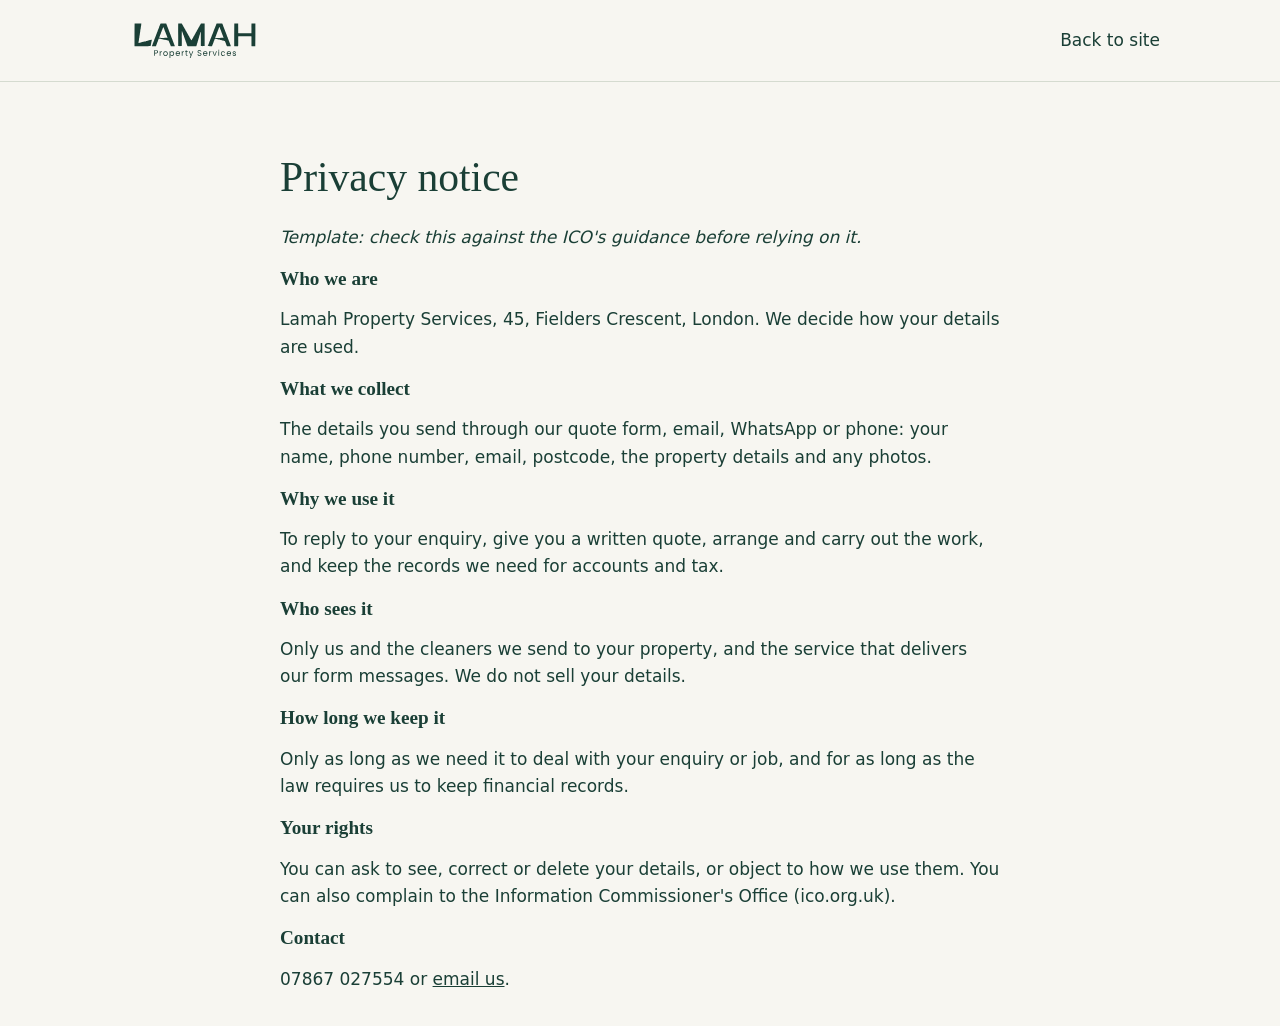
<file: privacy.html>
<!DOCTYPE html>
<html lang="en-GB"><head><meta charset="utf-8"><meta name="viewport" content="width=device-width, initial-scale=1">
<title>Privacy notice | Lamah Property Services</title><link rel="stylesheet" href="style.css"></head>
<body><header class="top"><div class="in"><a href="index.html" class="brand"><img src="logo.svg" alt="Lamah Property Services" width="150" height="39"></a><nav><a href="index.html">Back to site</a></nav></div></header>
<main class="in sec" style="max-width:760px"><h1 style="font-size:2.6rem">Privacy notice</h1>
<p><em>Template: check this against the ICO's guidance before relying on it.</em></p>
<h3>Who we are</h3><p>Lamah Property Services, 45, Fielders Crescent, London. We decide how your details are used.</p>
<h3>What we collect</h3><p>The details you send through our quote form, email, WhatsApp or phone: your name, phone number, email, postcode, the property details and any photos.</p>
<h3>Why we use it</h3><p>To reply to your enquiry, give you a written quote, arrange and carry out the work, and keep the records we need for accounts and tax.</p>
<h3>Who sees it</h3><p>Only us and the cleaners we send to your property, and the service that delivers our form messages. We do not sell your details.</p>
<h3>How long we keep it</h3><p>Only as long as we need it to deal with your enquiry or job, and for as long as the law requires us to keep financial records.</p>
<h3>Your rights</h3><p>You can ask to see, correct or delete your details, or object to how we use them. You can also complain to the Information Commissioner's Office (ico.org.uk).</p>
<h3>Contact</h3><p>07867 027554 or <a data-mail="Privacy request">email us</a>.</p></main>
<script>const EMAIL="contact@lamahservices.com";document.querySelectorAll("[data-mail]").forEach(e=>e.href="mailto:"+EMAIL+"?subject="+encodeURIComponent(e.dataset.mail));</script></body></html>
</file>
<file: style.css>
:root{
  --g:#1A3F36;
  --g-dark:#122D26;
  --g-mid:#245247;
  --c:#F7F6F1;
  --t:#EAECE4;
  --t-alt:#E1E5DA;
  --m:#4E6962;
  --gold:#C8A45D;
  --gold-bg:#FDF9F0;
}
*{box-sizing:border-box}html{scroll-behavior:smooth;scroll-padding-top:84px}
body{margin:0;background:var(--c);color:var(--g);font:400 1.0625rem/1.6 "DM Sans",system-ui,sans-serif;padding-bottom:env(safe-area-inset-bottom)}
h1,h2,h3{font-family:Lora,Georgia,serif;font-weight:500;line-height:1.12;margin:0 0 .55em}
h1{font-size:clamp(2.5rem,6.5vw,4.4rem);max-width:13ch}h2{font-size:clamp(1.8rem,4vw,2.6rem)}h3{font-size:1.2rem;font-weight:600}
a{color:inherit}:focus-visible{outline:3px solid var(--gold);outline-offset:3px}
.in{max-width:1080px;margin:0 auto;padding:0 1.25rem}.sec{padding-top:4.5rem;padding-bottom:1rem}

/* Header */
.top{position:sticky;top:0;z-index:5;background:rgba(247,246,241,.95);backdrop-filter:blur(10px);border-bottom:1px solid #d5dbd0}
.top .in{display:flex;align-items:center;justify-content:space-between;gap:1rem;padding-top:.75rem;padding-bottom:.75rem}
.brand img{display:block;height:auto}nav{display:flex;align-items:center;gap:1.3rem;font-weight:500}nav a{text-decoration:none}nav a:not(.btn):hover{color:var(--g-mid);text-decoration:underline;text-underline-offset:4px}

/* Buttons */
.btn{display:inline-flex;align-items:center;justify-content:center;gap:.5rem;padding:.85rem 1.55rem;border-radius:999px;background:var(--g);color:var(--c);text-decoration:none;font:600 1rem "DM Sans",sans-serif;border:2px solid var(--g);cursor:pointer;transition:all .18s ease}
.btn.sm{padding:.45rem 1.15rem}.btn.ghost{background:transparent;color:var(--g)}.btn.ghost:hover{background:rgba(26,63,54,.06);color:var(--g)}.btn.light{background:var(--c);color:var(--g);border-color:var(--c)}.btn.light:hover{background:var(--gold-bg);border-color:var(--gold)}.btn.full{width:100%}.btn:hover{background:var(--g-mid);border-color:var(--g-mid);transform:translateY(-1px);box-shadow:0 6px 16px rgba(18,45,38,.14)}
.actions{display:flex;gap:.8rem;flex-wrap:wrap}

/* Hero with Dimmed Photo Background */
.hero-wrap{
  position:relative;
  background:
    linear-gradient(135deg, rgba(16, 40, 34, 0.91) 0%, rgba(26, 63, 54, 0.84) 100%),
    url('hero-bg.jpg'),
    url('https://images.unsplash.com/photo-1600585154340-be6161a56a0c?auto=format&fit=crop&w=1800&q=80');
  background-size:cover;
  background-position:center;
  color:var(--c);
  border-bottom:3px solid var(--gold);
}
.hero{display:grid;grid-template-columns:1.25fr 1fr;gap:3.2rem;align-items:center;padding-top:4.2rem;padding-bottom:4.8rem}
.eyebrow{
  display:inline-flex;align-items:center;gap:.45rem;
  font-size:.82rem;font-weight:600;letter-spacing:.04em;
  color:#F3EFE6;background:rgba(255,255,255,.1);
  backdrop-filter:blur(6px);
  padding:.4rem .95rem;border-radius:999px;
  border:1px solid rgba(255,255,255,.22);margin-bottom:1.1rem
}
.hero h1{font-size:clamp(2.4rem,5.5vw,3.9rem);max-width:15ch;color:#fff;margin-bottom:.45em}
.hero h1 em{font-style:italic;color:var(--gold);font-weight:500}
.lead{font-size:1.15rem;max-width:44ch;color:#DCE4DF;margin-bottom:1.3rem}
.hero-checks{display:flex;flex-wrap:wrap;gap:.6rem 1.25rem;font-size:.92rem;font-weight:500;color:#E8EFEA;margin-bottom:1.7rem}
.hero-checks span{display:inline-flex;align-items:center;gap:.35rem}

/* Hero Buttons */
.btn.gold-btn{background:var(--gold);border-color:var(--gold);color:var(--g-dark);font-weight:700}
.btn.gold-btn:hover{background:#d7b46d;border-color:#d7b46d;color:var(--g-dark)}
.btn.dark-ghost{background:rgba(255,255,255,.08);border-color:rgba(255,255,255,.35);color:#fff;backdrop-filter:blur(4px)}
.btn.dark-ghost:hover{background:rgba(255,255,255,.16);border-color:#fff;color:#fff}

/* Hero Checklist Card */
.check{background:rgba(247,246,241,.97);color:var(--g);border-radius:16px;padding:1.75rem 1.95rem;border:1px solid rgba(255,255,255,.3);border-left:6px solid var(--gold);box-shadow:0 20px 44px rgba(0,0,0,.28)}
.tabs{display:flex;gap:.45rem;margin-bottom:1rem;border-bottom:1px solid #cdd3ca;padding-bottom:.75rem}
.tab{background:transparent;border:none;font:600 .92rem "DM Sans",sans-serif;color:var(--m);cursor:pointer;padding:.42rem .85rem;border-radius:7px;transition:all .2s}
.tab.active{background:var(--g);color:var(--c);box-shadow:0 2px 8px rgba(26,63,54,.18)}
.tab:hover:not(.active){background:rgba(26,63,54,.08);color:var(--g)}
.check ul{list-style:none;margin:0 0 1rem;padding:0}
.check li{position:relative;padding:.52rem 0 .52rem 2.1rem;border-bottom:1px solid #d2d8cd}
.check li:last-child{border-bottom:none}
.check li::before{content:"";position:absolute;left:.25rem;top:.72rem;width:.55rem;height:1.05rem;border:solid var(--g-mid);border-width:0 3px 3px 0;transform:rotate(40deg);opacity:0;animation:tk .3s forwards}
.check li:nth-child(1)::before{animation-delay:.05s}.check li:nth-child(2)::before{animation-delay:.12s}.check li:nth-child(3)::before{animation-delay:.19s}.check li:nth-child(4)::before{animation-delay:.26s}.check li:nth-child(5)::before{animation-delay:.33s}.check li:nth-child(6)::before{animation-delay:.4s}
@keyframes tk{to{opacity:1}}
.check-foot{display:flex;align-items:center;gap:.55rem;margin:0;padding-top:.75rem;border-top:1px solid #cdd3ca;color:var(--m);font-size:.89rem;font-weight:500}
.check-foot svg{flex-shrink:0;color:var(--g)}

/* Trust Band */
.band{background:linear-gradient(135deg,var(--g-dark) 0%,var(--g) 100%);color:var(--c)}.three{display:grid;grid-template-columns:repeat(3,1fr);gap:2rem;padding-top:2.5rem;padding-bottom:2.5rem}
.trust-item{display:flex;gap:.95rem;align-items:flex-start}
.trust-item svg{flex-shrink:0;margin-top:.2rem;color:var(--gold)}
.trust-item p{margin:0;opacity:.92;font-size:.98rem}.trust-item strong{display:block;font:600 1.45rem Lora,serif;margin-bottom:.2rem;opacity:1;color:#fff}

/* Services Cards */
.intro{max-width:62ch;color:var(--m)}
.cards{list-style:none;margin:1.8rem 0 0;padding:0;display:grid;grid-template-columns:repeat(auto-fit,minmax(300px,1fr));gap:1.15rem}
.cards li{background:#FDFCF9;padding:1.55rem;border-radius:14px;transition:transform .2s ease,box-shadow .2s ease,border-color .2s ease;border:1px solid #d8ded3}
.cards li:hover{transform:translateY(-4px);box-shadow:0 14px 28px rgba(26,63,54,.08);border-color:var(--g-mid)}
.ico{width:44px;height:44px;border-radius:11px;background:var(--t);color:var(--g);border:1px solid #cdd4c7;display:grid;place-items:center;margin-bottom:.95rem;transition:all .2s ease}
.cards li:hover .ico{background:var(--g);color:var(--gold);border-color:var(--g)}
.cards h3{margin-bottom:.35rem}.cards p{margin:0;color:#38574E;font-size:.98rem}

/* Calculator */
.est{background:var(--t);margin-top:4.5rem;border-top:1px solid #d5dbd0;border-bottom:1px solid #d5dbd0}.est .sec{padding-bottom:4.5rem;padding-top:4rem}
.est-grid{display:grid;grid-template-columns:1.2fr 1fr;gap:2.2rem;margin-top:1.8rem}
#calc{display:grid;gap:1.1rem}label{display:grid;gap:.35rem;font-weight:600}
select,input:not([type=checkbox]),textarea{font:inherit;padding:.75rem .9rem;border:1.5px solid #9EB0A9;border-radius:9px;background:#FDFCF9;color:var(--g);width:100%;transition:border-color .15s}
select:focus,input:not([type=checkbox]):focus,textarea:focus{border-color:var(--g);outline:none}
.lbl{display:block;font-weight:600;margin-bottom:.45rem}
.pills{display:flex;gap:.5rem;flex-wrap:wrap}
.pill{flex:1;padding:.75rem .9rem;border:1.5px solid #9EB0A9;border-radius:9px;background:#FDFCF9;color:var(--g);font:600 .95rem "DM Sans",sans-serif;cursor:pointer;transition:.15s}
.pill:hover:not(.active){border-color:var(--g);background:var(--c)}
.pill.active{background:var(--g);border-color:var(--g);color:var(--c);box-shadow:0 4px 12px rgba(26,63,54,.16)}
.steppers{display:grid;gap:.55rem}
.step-row{display:flex;justify-content:space-between;align-items:center;background:#FDFCF9;padding:.62rem .95rem;border-radius:9px;border:1.5px solid #d2d8cd;font-weight:500}
.step-row small{color:var(--m);font-weight:400}
.stepper{display:flex;align-items:center;gap:.4rem}
.stepper button{width:32px;height:32px;border-radius:7px;border:1.5px solid var(--g);background:var(--c);color:var(--g);font-weight:700;font-size:1.1rem;cursor:pointer;transition:.15s}
.stepper button:hover{background:var(--g);color:var(--c)}
.stepper input{width:36px;text-align:center;border:none;background:transparent;padding:0;font-weight:700}
.result{background:linear-gradient(160deg,var(--g) 0%,var(--g-dark) 100%);color:var(--c);border-radius:16px;padding:2rem;align-self:start;box-shadow:0 16px 36px rgba(18,45,38,.18);border:1px solid var(--g-mid)}
.result .small{font-size:.92rem;opacity:.85;margin:0 0 .35rem}.big{font:600 3.5rem/1 Lora,serif;margin:0 0 .95rem;color:#fff}
#lines{list-style:none;padding:0;margin:0 0 1.1rem}#lines li{display:flex;justify-content:space-between;padding:.42rem 0;border-bottom:1px solid rgba(247,246,241,.18);font-size:.96rem}
.perks{display:grid;gap:.4rem;font-size:.88rem;opacity:.92;margin-bottom:1.3rem;padding-top:.2rem}
.perks span{display:flex;align-items:center;gap:.45rem}

/* Interactive Price Guide */
.pg-head{display:flex;justify-content:space-between;align-items:flex-end;gap:1.5rem;flex-wrap:wrap;margin-bottom:1.5rem}
.pg-head h2{margin-bottom:.3rem}.pg-head .intro{margin:0}
.pg-tabs{display:inline-flex;background:var(--t);padding:.35rem;border-radius:11px;border:1px solid #cdd3ca;gap:.3rem}
.pg-tab{background:transparent;border:none;padding:.55rem 1.05rem;border-radius:8px;font:600 .95rem "DM Sans",sans-serif;color:var(--m);cursor:pointer;transition:.15s}
.pg-tab:hover:not(.active){color:var(--g)}
.pg-tab.active{background:var(--g);color:var(--c);box-shadow:0 2px 8px rgba(26,63,54,.16)}
.pg-meta{background:var(--t);border-left:4px solid var(--gold);padding:.9rem 1.15rem;border-radius:9px;margin-bottom:1.4rem;font-size:.96rem;display:flex;justify-content:space-between;align-items:center;flex-wrap:wrap;gap:.5rem}
.pg-meta strong{color:var(--g-dark);background:rgba(200,164,93,.22);padding:.2rem .65rem;border-radius:99px;font-size:.85rem}
.pg-grid{display:grid;grid-template-columns:repeat(auto-fill,minmax(235px,1fr));gap:1rem}
.pg-card{background:#FDFCF9;border:1.5px solid #d5dbd0;border-radius:13px;padding:1.3rem;display:flex;flex-direction:column;justify-content:space-between;gap:.95rem;transition:all .18s ease;cursor:pointer;text-align:left;font:inherit;color:inherit}
.pg-card:hover{border-color:var(--g);transform:translateY(-3px);box-shadow:0 12px 24px rgba(26,63,54,.08)}
.pg-card.popular{border-color:var(--gold);background:linear-gradient(to bottom,#FDFCF9 55%,var(--gold-bg) 100%)}
.pg-badge{display:inline-block;font-size:.73rem;font-weight:700;text-transform:uppercase;letter-spacing:.05em;background:var(--gold);color:var(--g-dark);padding:.22rem .6rem;border-radius:99px;margin-bottom:.5rem}
.pg-title{font:600 1.18rem Lora,serif;display:block;margin-bottom:.2rem}
.pg-sub{display:block;font-size:.88rem;color:var(--m)}
.pg-bottom{display:flex;justify-content:space-between;align-items:center;border-top:1px solid #e4e8e0;padding-top:.75rem}
.pg-price{font:600 1.6rem Lora,serif;color:var(--g)}
.pg-cta{font-size:.86rem;font-weight:600;color:var(--g-mid);display:inline-flex;align-items:center;gap:.25rem}
.pg-card:hover .pg-cta{color:var(--g);text-decoration:underline}
.note{color:var(--m);max-width:75ch;margin-top:1.4rem;font-size:.95rem}

/* Steps & FAQ */
.steps{padding-left:1.4rem;max-width:64ch}.steps li{padding:.45rem 0 .45rem .4rem}.steps li::marker{color:var(--g);font-weight:700}
details{border-top:1px solid #cfd6ca;padding:1.05rem 0;max-width:760px}details:last-of-type{border-bottom:1px solid #cfd6ca}
summary{font:600 1.15rem Lora,serif;cursor:pointer;transition:color .15s}summary:hover{color:var(--g-mid)}details p{margin:.7rem 0 0;color:var(--m)}

/* Quote Form & File Input */
.quote{background:linear-gradient(165deg,var(--g) 0%,var(--g-dark) 100%);color:var(--c);margin-top:4.5rem;border-top:3px solid var(--gold)}.quote .sec{padding-bottom:4.5rem}.quote .intro{color:#ced8d2}
.grid2{display:grid;grid-template-columns:1fr 1fr;gap:1rem;margin-bottom:1rem}.quote form{display:grid;gap:1rem;max-width:760px}
.quote select,.quote input:not([type=checkbox]),.quote textarea{background:#FDFCF9;border-color:#FDFCF9}
.quote select:focus,.quote input:not([type=checkbox]):focus,.quote textarea:focus{border-color:var(--gold)}
input[type="file"]{background:#FDFCF9;color:var(--g);padding:.6rem .8rem;border-radius:9px;cursor:pointer}
input[type="file"]::file-selector-button{background:var(--g);color:var(--c);border:none;padding:.45rem .9rem;border-radius:6px;font:600 .9rem "DM Sans",sans-serif;margin-right:.8rem;cursor:pointer;transition:opacity .15s}
input[type="file"]::file-selector-button:hover{opacity:.88}
.hint{color:#ced8d2;font-weight:400;font-size:.88rem}
.consent{display:flex;gap:.6rem;align-items:flex-start;font-weight:400;font-size:.95rem}.consent input{width:auto;margin-top:.3rem;accent-color:var(--gold)}
.hp{position:absolute;left:-9999px}#status{margin:0;min-height:1.5em;color:var(--gold);font-weight:500}.direct{margin-top:2rem;padding-top:1.5rem;border-top:1px solid rgba(247,246,241,.16)}
footer{display:flex;justify-content:space-between;gap:1rem;flex-wrap:wrap;padding-top:1.5rem;padding-bottom:5rem;color:var(--m);font-size:.92rem}
.mbar{display:none}
@media(max-width:800px){.hero,.est-grid,.three,.grid2{grid-template-columns:1fr}.hero{gap:2rem;padding-top:2.8rem;padding-bottom:3.2rem}nav a:not(.btn){display:none}
.mbar{display:grid;grid-template-columns:repeat(3,1fr);position:fixed;bottom:0;left:0;right:0;background:var(--g-dark);border-top:2px solid var(--gold);z-index:6}.mbar a{color:var(--c);text-align:center;padding:.9rem;text-decoration:none;font-weight:600;border-left:1px solid rgba(247,246,241,.2)}.mbar a:first-child{border-left:none}}
@media(prefers-reduced-motion:reduce){html{scroll-behavior:auto}.check li::before{animation:none;opacity:1}}
</file>
